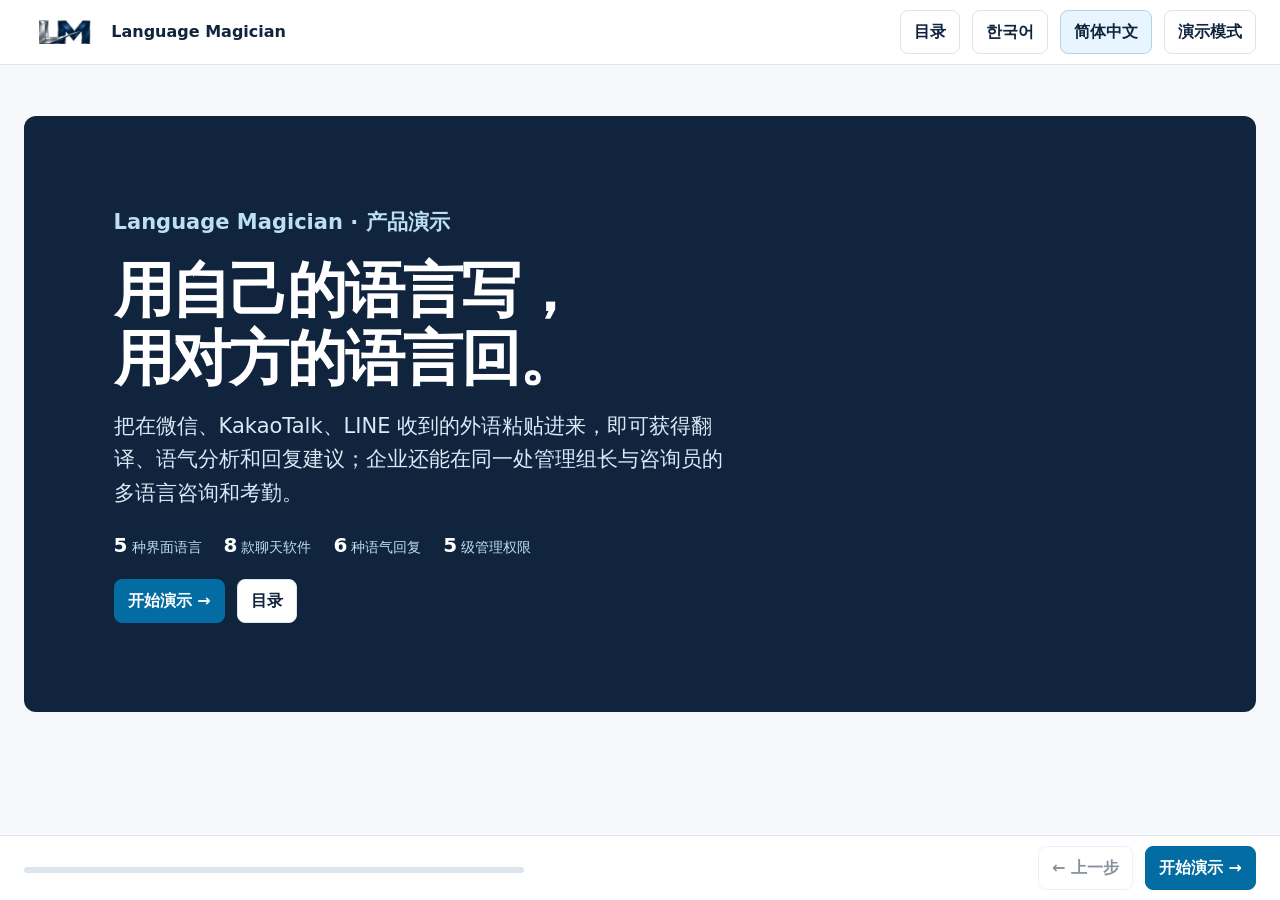
<file: demo-tour-zh.html>
<!doctype html>
<html lang="zh-Hans">
<head>
<meta charset="utf-8">
<meta name="viewport" content="width=device-width, initial-scale=1">
<title>Language Magician · 产品演示</title>
<link rel="icon" href="favicon-64.png">
<meta property="og:image" content="assets/og.jpg">
<link rel="stylesheet" href="css/lm-demo-tour.css?v=2611262230">
</head>
<body style="margin:0">
<div id="tour" class="lm-tour" data-mode="read"></div>
<script src="js/tour.js?v=2611262230"></script>
</body>
</html>
</file>
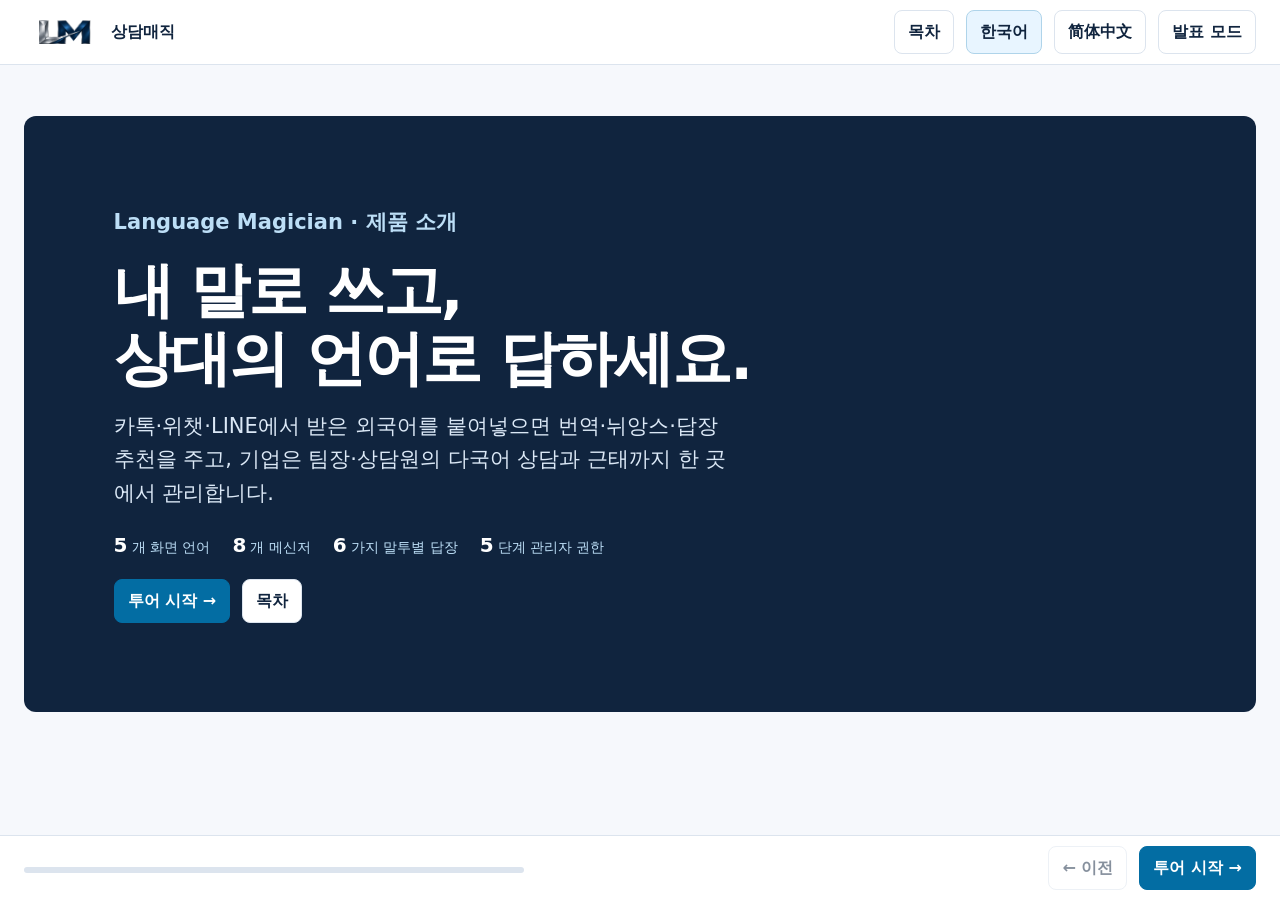
<file: demo-tour.html>
<!doctype html>
<html lang="ko">
<head>
<meta charset="utf-8">
<meta name="viewport" content="width=device-width, initial-scale=1">
<title>상담매직 · 제품 소개 데모 투어</title>
<link rel="icon" href="favicon-64.png">
<meta property="og:image" content="assets/og.jpg">
<link rel="stylesheet" href="css/lm-demo-tour.css?v=2611262230">
</head>
<body style="margin:0">
<div id="tour" class="lm-tour" data-mode="read"></div>
<script src="js/tour.js?v=2611262230"></script>
</body>
</html>
</file>
<file: css/lm-demo-tour.css>
/* Language Magician tour — GPT 명세 lm-demo-tour.css (v2 팔레트) */
.lm-tour {
  --tour-navy: #10243e; --tour-sky: #036da3; --tour-ink: #17263b; --tour-muted: #536477;
  --tour-bg: #f6f8fc; --tour-line: #dce4ee; --tour-tint: #e8f5ff; --tour-white: #fff; --tour-radius: 12px;
  min-height: 100dvh; display: flex; flex-direction: column; background: var(--tour-bg); color: var(--tour-ink);
  font: 400 16px/1.6 Pretendard, 'Noto Sans KR', 'Noto Sans SC', 'PingFang SC', 'Microsoft YaHei', system-ui, sans-serif; overflow-wrap: anywhere;
}
.lm-tour:lang(zh) { font-family: 'Noto Sans SC', 'PingFang SC', 'Microsoft YaHei', system-ui, sans-serif; }
.lm-tour *, .lm-tour *::before, .lm-tour *::after { box-sizing: border-box; }
.lm-tour [hidden] { display: none !important; }
.lm-tour :is(h1, h2, h3, p, figure, dl, dd) { margin: 0; }
.lm-tour :is(button, select) { font: inherit; }
.lm-tour :focus-visible { outline: 2px solid var(--tour-sky); outline-offset: 3px; }
.lm-tour .tour-wrap { width: min(1440px, calc(100% - 48px)); margin-inline: auto; }
.lm-tour :is(.tour-top, .tour-footer) { background: var(--tour-white); }
.lm-tour .tour-top { border-bottom: 1px solid var(--tour-line); position: sticky; top: 0; z-index: 10; }
.lm-tour .tour-footer { margin-top: auto; border-top: 1px solid var(--tour-line); position: sticky; bottom: 0; z-index: 10; }
.lm-tour :is(.tour-top-inner, .tour-footer-inner, .tour-actions, .tour-langs, .tour-progress-label) { display: flex; align-items: center; flex-wrap: wrap; gap: 8px 12px; }
.lm-tour :is(.tour-top-inner, .tour-footer-inner, .tour-progress-label) { justify-content: space-between; }
.lm-tour :is(.tour-top-inner, .tour-footer-inner) { padding-block: 10px; }
.lm-tour .tour-brand { color: var(--tour-navy); font-weight: 800; text-decoration: none; display: inline-flex; align-items: center; gap: 8px; }
.lm-tour .tour-brand img { height: 24px; }
.lm-tour .tour-main { padding-block: clamp(20px, 4vw, 56px); }
.lm-tour .tour-cover { display: grid; align-content: center; justify-items: start; min-height: clamp(340px, 56vh, 620px); gap: 18px; padding: clamp(24px, 7vw, 96px); background: var(--tour-navy); color: var(--tour-white); border-radius: var(--tour-radius); }
.lm-tour .tour-cover h1, .lm-tour .tour-toc h2 { font-size: clamp(30px, 5vw, 60px); line-height: 1.12; letter-spacing: -.035em; }
.lm-tour .tour-cover p { max-width: 46ch; color: #dbe8f6; font-size: clamp(16px, 2vw, 21px); }
.lm-tour .tour-cover .tour-kicker { color: #bcdef6; }
.lm-tour .tour-kicker { color: var(--tour-sky); font-size: 13px; font-weight: 750; }
.lm-tour .tour-toc { display: grid; gap: 20px; }
.lm-tour .tour-toc-grid { display: grid; grid-template-columns: repeat(2, minmax(0, 1fr)); gap: 12px; }
.lm-tour .tour-chapter { display: grid; gap: 8px; padding: 16px; min-width: 0; background: var(--tour-white); border: 1px solid var(--tour-line); border-radius: var(--tour-radius); }
.lm-tour .tour-chapter ol { display: grid; gap: 2px; padding-inline-start: 1.5em; margin: 0; }
.lm-tour .tour-chapter a { display: block; padding-block: 4px; color: var(--tour-sky); text-underline-offset: 3px; }
.lm-tour .tour-chapter a[aria-current="step"] { font-weight: 800; }
.lm-tour .tour-scene { display: grid; gap: 18px; min-width: 0; }
.lm-tour .tour-scene-head { display: grid; gap: 5px; }
.lm-tour .tour-scene-head h2 { font-size: clamp(24px, 4vw, 42px); line-height: 1.18; letter-spacing: -.028em; }
.lm-tour .tour-layout { display: grid; grid-template-columns: minmax(0, 2.6fr) minmax(250px, 1fr); align-items: start; gap: 16px; }
.lm-tour .tour-visual { display: grid; gap: 8px; min-width: 0; }
.lm-tour .tour-shots { display: grid; gap: 10px; min-width: 0; }
.lm-tour .tour-shots[data-layout="pair"] { grid-template-columns: repeat(2, minmax(0, 1fr)); }
.lm-tour .tour-shot { display: grid; min-width: 0; place-items: center; overflow: hidden; border: 1px solid var(--tour-line); border-radius: var(--tour-radius); background: var(--tour-white); }
.lm-tour .tour-shot img { display: block; width: 100%; height: auto; object-fit: contain; }
.lm-tour .tour-shot[data-format="phone"] { max-width: 340px; width: 100%; margin-inline: auto; }
.lm-tour .tour-caption, .lm-tour .tour-muted { color: var(--tour-muted); font-size: 13px; }
.lm-tour .tour-copy { display: grid; gap: 12px; min-width: 0; padding: 16px; background: var(--tour-white); border: 1px solid var(--tour-line); border-radius: var(--tour-radius); }
.lm-tour .tour-copy h3 { font-size: 17px; }
.lm-tour .tour-points { display: grid; gap: 6px; margin: 0; padding-inline-start: 1.25em; }
.lm-tour .tour-try { display: grid; gap: 10px; padding-top: 12px; border-top: 1px solid var(--tour-line); }
.lm-tour .tour-credentials { display: grid; grid-template-columns: auto minmax(0, 1fr); gap: 4px 10px; font-size: 13px; }
.lm-tour .tour-credentials dt { color: var(--tour-muted); }
.lm-tour .tour-credentials dd { font-weight: 650; user-select: text; }
.lm-tour .tour-btn { display: inline-flex; align-items: center; justify-content: center; text-align: center; min-height: 44px; padding: 7px 13px; border: 1px solid var(--tour-line); border-radius: 8px; background: var(--tour-white); color: var(--tour-navy); font-weight: 700; text-decoration: none; cursor: pointer; }
.lm-tour .tour-btn:hover, .lm-tour .tour-btn[aria-current="true"] { background: var(--tour-tint); border-color: #afd4ea; }
.lm-tour .tour-btn--primary { background: var(--tour-sky); border-color: var(--tour-sky); color: var(--tour-white); }
.lm-tour .tour-btn--primary:hover { background: var(--tour-navy); border-color: var(--tour-navy); }
.lm-tour .tour-btn:disabled { opacity: .5; cursor: default; }
.lm-tour .tour-progress { display: grid; gap: 4px; flex: 1 1 180px; max-width: 500px; min-width: 0; }
.lm-tour .tour-progress progress { display: block; width: 100%; height: 6px; appearance: none; border: 0; background: var(--tour-line); border-radius: 6px; overflow: hidden; }
.lm-tour .tour-progress progress::-webkit-progress-bar { background: var(--tour-line); }
.lm-tour .tour-progress progress::-webkit-progress-value { background: var(--tour-sky); }
.lm-tour .tour-progress progress::-moz-progress-bar { background: var(--tour-sky); }
.lm-tour .tour-footer-inner { padding-bottom: max(10px, env(safe-area-inset-bottom)); }
.lm-tour[data-mode="present"] .tour-main { padding-block: 16px; }
.lm-tour[data-mode="present"] .tour-shot img { max-height: max(240px, calc(100dvh - 230px)); }
.lm-tour .tour-sr { position: absolute; width: 1px; height: 1px; padding: 0; margin: -1px; overflow: hidden; clip-path: inset(50%); white-space: nowrap; border: 0; }
@media (max-width: 820px) { .lm-tour .tour-wrap { width: calc(100% - 28px); } .lm-tour .tour-layout { grid-template-columns: minmax(0, 1fr); } }
@media (max-width: 540px) {
  .lm-tour :is(.tour-toc-grid, .tour-shots[data-layout="pair"]) { grid-template-columns: minmax(0, 1fr); }
  .lm-tour .tour-progress { order: -1; flex-basis: 100%; max-width: none; }
  .lm-tour .tour-footer-inner > .tour-actions { width: 100%; justify-content: space-between; }
  .lm-tour .tour-cover { min-height: 360px; }
}
/* 보완(Claude): 표지 통계, 이미지 확대, 권한표 */
.lm-tour .tour-cover-stats { display: flex; flex-wrap: wrap; gap: 10px 22px; color: #bcdef6; font-size: 14px; }
.lm-tour .tour-cover-stats b { color: #fff; font-size: 20px; margin-right: 4px; }
.lm-tour .tour-shot img { cursor: zoom-in; }
.lm-tour .tour-zoom { position: fixed; inset: 0; z-index: 50; background: rgba(10,20,35,.88); display: grid; place-items: center; padding: 20px; cursor: zoom-out; }
.lm-tour .tour-zoom img { max-width: 100%; max-height: 100%; border-radius: 10px; }
.lm-tour .tour-table { width: 100%; border-collapse: collapse; font-size: 13.5px; background: var(--tour-white); border: 1px solid var(--tour-line); border-radius: var(--tour-radius); overflow: hidden; }
.lm-tour .tour-table :is(th, td) { padding: 9px 10px; border-bottom: 1px solid var(--tour-line); text-align: center; }
.lm-tour .tour-table th:first-child, .lm-tour .tour-table td:first-child { text-align: start; }
.lm-tour .tour-table thead th { background: var(--tour-tint); color: var(--tour-navy); }
.lm-tour .tour-table-wrap { overflow-x: auto; }
.lm-tour .tour-scene-head h2:focus { outline: none; }
/* 인쇄·PDF용: 장면을 한 장씩 */
.lm-tour.tour-print .tour-top, .lm-tour.tour-print .tour-footer, .lm-tour.tour-print .tour-try .tour-actions { display: none !important; }
.lm-tour.tour-print .tour-main { padding: 0; width: 100%; }
.lm-tour.tour-print :is(.tour-cover, .tour-toc, .tour-scene) { break-after: page; page-break-after: always; min-height: auto; }
.lm-tour.tour-print .tour-scene { padding: 10mm 10mm 0; gap: 10px; }
.lm-tour.tour-print .tour-cover { margin: 10mm; min-height: 160mm; }
.lm-tour.tour-print .tour-toc { padding: 10mm; }
.lm-tour.tour-print .tour-scene-head h2 { font-size: 26px; }
.lm-tour.tour-print .tour-shot img { max-height: 120mm; width: auto; max-width: 100%; }
.lm-tour.tour-print .tour-layout { grid-template-columns: minmax(0, 2.2fr) minmax(0, 1fr); }
.lm-tour.tour-print .tour-copy { font-size: 13px; }
.lm-tour.tour-print .tour-table { font-size: 11px; }
@media print { body { -webkit-print-color-adjust: exact; print-color-adjust: exact; } }
.lm-tour.tour-print .tour-cover .tour-actions { display: none !important; }
</file>
